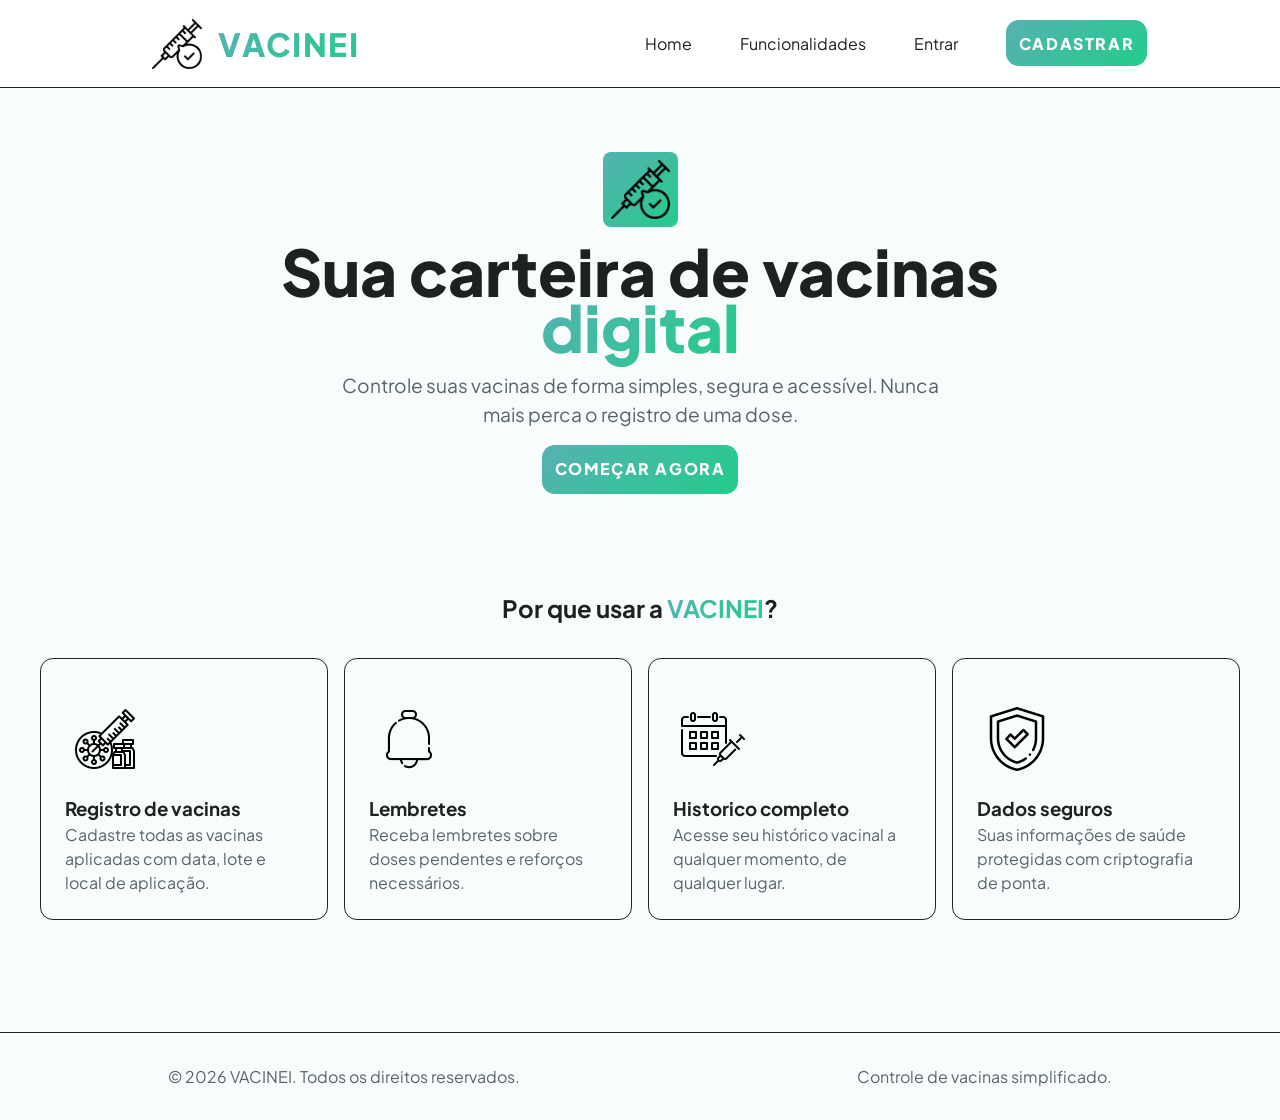
<file: index.html>
<!doctype html>
<html lang="pt-br">
  <head>
    <!--Meta-->
    <meta charset="UTF-8" />
    <meta name="viewport" content="width=device-width, initial-scale=1.0" />
    <meta name="description" content="Vacinei: A forma mais segura e fácil de gerenciar sua carteira de vacinação digital. Receba alertas e mantenha seu histórico sempre à mão.">
    <meta property="og:type" content="website">
    <meta property="og:title" content="VACINEI - Sua Carteira de vacinas digital">
    <meta property="og:description" content="Controle suas vacinas de forma simples e segura.">
    <meta property="og:image" content="https://seusite.com/assets/images/og-image.jpg">
    <meta property="twitter:card" content="summary_large_image">
    <!--Links-->
    <link rel="icon" href="./assets/flaticon/favicon.ico" type="image/x-icon">
    <link rel="stylesheet" href="./css/reset.css">
    <link rel="stylesheet" href="./css/main.css">
    <link rel="stylesheet" href="./css/modules/header.css">
    <link rel="stylesheet" href="./css/modules/hero.css">
    <link rel="stylesheet" href="./css/modules/features.css">
    <link rel="stylesheet" href="./css/modules/footer.css">
    <link rel="preconnect" href="https://fonts.googleapis.com">
    <link rel="preconnect" href="https://fonts.gstatic.com" crossorigin>
    <link href="https://fonts.googleapis.com/css2?family=Plus+Jakarta+Sans:ital,wght@0,200..800;1,200..800&display=swap" rel="stylesheet">
    <!--Title-->
    <title>VACINEI | Sua Carteira de vacinas digital</title>
  </head>

  <body>
    <header id="navbar">
    
    </header>

    <main>
        <section id="hero">
            <img class="hero__logo-image" src="./assets/images/vacinei-logo.png" alt="logo vacinei">
            <h1 class="hero__title">
                Sua carteira de vacinas <span class="highlight">digital</span>
            </h1>
            <p class="hero__description">
                Controle suas vacinas de forma simples, segura e acessível. Nunca mais
                perca o registro de uma dose.
            </p>
            <a href="./pages/cadastro.html" class="bttn">Começar agora</a>
        </section>

        <section id="features">
        <h2 class="features__title">
            Por que usar a <span class="highlight">VACINEI</span>?
        </h2>
        <div class="features__cards-container">
            <article class="card">
                <img class="card__card-image" src="./assets/images/vacina-virus.png" alt="vacina e virus">
                <h3 class="features__feature">Registro de vacinas</h3>
                <p class="features__feature-description">
                    Cadastre todas as vacinas aplicadas com data, lote e local de
                    aplicação.
                </p>
            </article>
            <article class="card">
                <img class="card__card-image"  src="./assets/images/notificacao.png" alt="sino de notificacao">
                <h3 class="features__feature">Lembretes</h3>
                <p class="features__feature-description">
                    Receba lembretes sobre doses pendentes e reforços necessários.
                </p>
            </article>
            <article class="card">
                <img class="card__card-image"  src="./assets/images/calendario.png" alt="calendario de vacinas">
                <h3 class="features__feature">Historico completo</h3>
                <p class="features__feature-description">Acesse seu histórico vacinal a qualquer momento, de qualquer lugar.</p>
            </article>
            <article class="card">
                <img  class="card__card-image"  src="./assets/images/escudo.png" alt="escudo">
                <h3 class="features__feature">Dados seguros</h3>
                <p class="features__feature-description">
                Suas informações de saúde protegidas com criptografia de ponta.
                </p>
            </article>
        </div>
        </section>
    </main>

    <footer id="footer">
      <p class="footer__credits">
        © 2026 VACINEI. Todos os direitos reservados.
      </p>
      <p class="footer__text">Controle de vacinas simplificado.</p>
    </footer>

    <script src="./js/utils.js"></script>
    <script src="./js/auth.js"></script>
    <script src="../js/header.js" defer></script>
  </body>
</html>
</file>
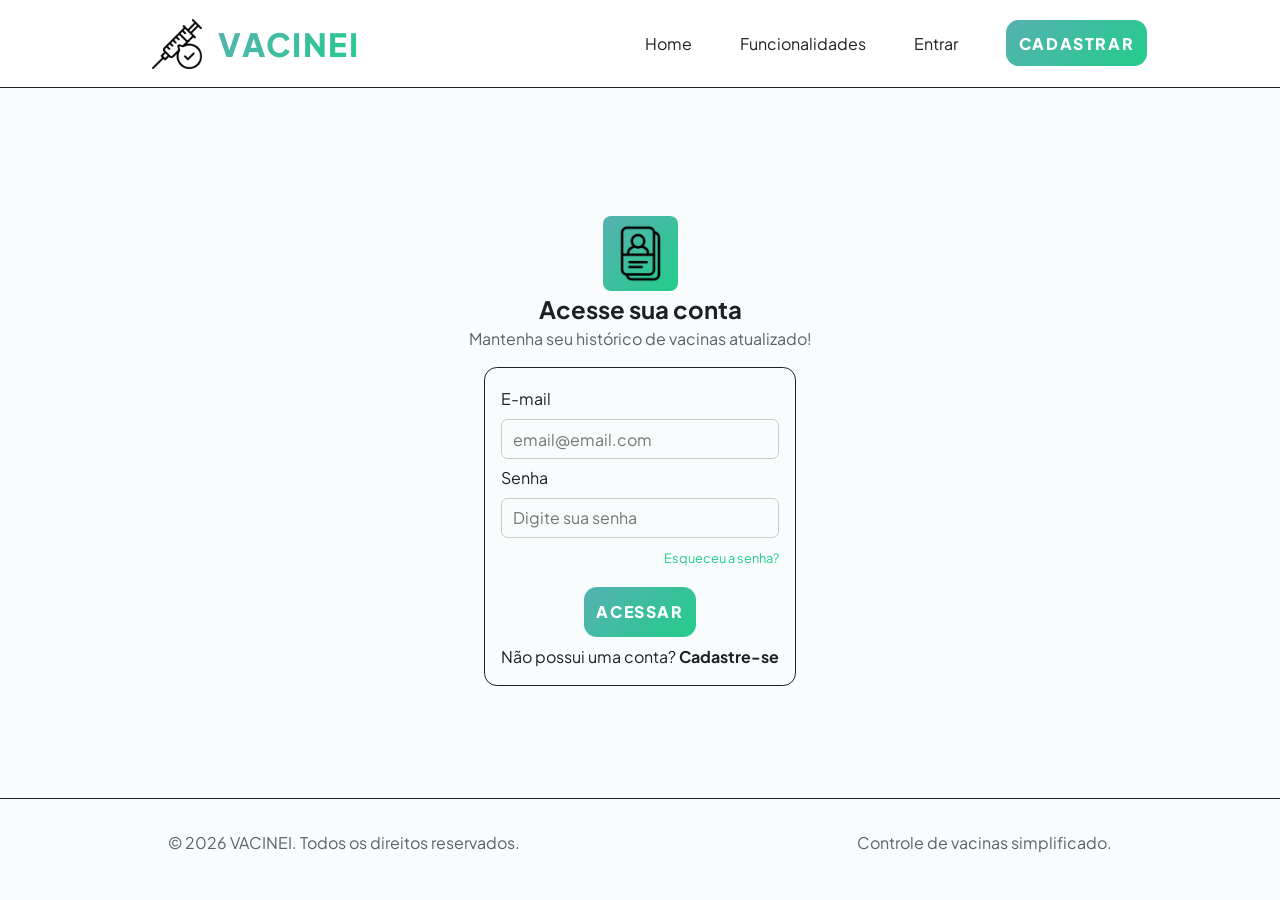
<file: pages/dashboard.html>
<!DOCTYPE html>
<html lang="pt-br">
  <head>
    <!--Meta-->
    <meta charset="UTF-8" />
    <meta name="viewport" content="width=device-width, initial-scale=1.0" />
    <meta name="description" content="Vacinei: A forma mais segura e fácil de gerenciar sua carteira de vacinação digital. Receba alertas e mantenha seu histórico sempre à mão.">
    <meta property="og:type" content="website">
    <meta property="og:title" content="VACINEI - Sua Carteira de Vacinas Digital">
    <meta property="og:description" content="Controle suas vacinas de forma simples e segura.">
    <meta property="og:image" content="https://seusite.com/assets/images/og-image.jpg">
    <meta property="twitter:card" content="summary_large_image">
    <!--Links-->
    <link rel="icon" href="../assets/flaticon/favicon.ico" type="image/x-icon">
    <link rel="stylesheet" href="../css/reset.css">
    <link rel="stylesheet" href="../css/main.css">
    <link rel="stylesheet" href="../css/modules/header.css">
    <link rel="stylesheet" href="../css/modules/hero.css">
    <link rel="stylesheet" href="../css/modules/features.css">
    <link rel="stylesheet" href="../css/modules/footer.css">
    <link rel="stylesheet" href="../css/modules/cadastro.css">
    <link rel="stylesheet" href="../css/modules/login.css">
    <link rel="stylesheet" href="../css/modules/dashboard.css">
    <link rel="preconnect" href="https://fonts.googleapis.com">
    <link rel="preconnect" href="https://fonts.gstatic.com" crossorigin>
    <link href="https://fonts.googleapis.com/css2?family=Plus+Jakarta+Sans:ital,wght@0,200..800;1,200..800&display=swap" rel="stylesheet">
    <!--Title-->
    <title>VACINEI | Sua Carteira de vacinas Digital</title>
  </head>
<body>
      <header id="navbar">
            <div class="navbar__logo-container">
                <img src="../assets/images/vacinei-logo.png" alt="logo vacinei" class="navbar__logo-image">
                <p class="navbar__logo-text">Vacinei</p>
            </div>
             <div class="mobile-menu">
                <button id="menu-toggle-button" aria-expanded="false"><img id="menu-toggle-button-image"class="mobile-menu__img" src="../assets/images/cardapio.png" alt="ícone de 3 traços para menu"></button>
            </div>
            <nav id="navbar__links-container" class="navbar__links-container">
                <ul class="navbar-links">
                    <li><a href="../index.html">Home</a></li>
                    <li><a href="../index.html#features">Funcionalidades</a></li>
                    <li><button id="dropdown-button" aria-expanded="false"><img class="section-image" src="../assets/images/pessoas.png" alt="Ícone de usuário"></button>
                        <ul  class="dropdown-menu">
                            <li><a href="./dashboard.html">Dashboard</a></li>
                            <li><a href="./configuracoes.html">Configurações</a></li>
                            <li><a id="logout-button-link">Logout</a></li>
                        </ul>
                    </li>
                </ul>
            </nav>
        </header>
    <main>
        <section id="profile-menu">
            <div class="profile-inf">
                <img id="profile-picture-dashboard" class="profile-inf__picture profile-pic" src="../assets/images/pessoas.png" alt="icone de uma pessoa sem foto">
                <p class="profile-inf__name"></p>
            </div>
            
            <div class="vaccines-menu">
                <div class="vaccines-menu__inf">
                    <p class="vaccines-menu__inf__name">Total de vacinas</p>
                    <p id="total-vaccines-stats" class="vaccines-menu__inf__number">0</p>
                </div>
                <div class="vaccines-menu__inf">
                    <p class="vaccines-menu__inf__name">Aplicadas</p>
                    <p id="applied-vaccines-stats" class="vaccines-menu__inf__number">0</p>
                </div>
                <div class="vaccines-menu__inf">
                    <p class="vaccines-menu__inf__name">Pendentes</p>
                    <p id="pending-vaccines-stats" class="vaccines-menu__inf__number">0</p>
                </div>
            </div>
            <div class="profile-config">
                <a href="./configuracoes.html">Configurações</a>
                <a id="logout-button-link">Logout</a>
            </div>
        </section>
    
        <section class="search-filter-add">
        <div class="search-filter__container">
                <form class="search-filter__form" action="">
                    <label for="vaccine-search" class="onlyreader">Buscar vacinas</label>
                    <input class="search-filter__input" type="text" name="vaccine-search" id="vaccine-search" placeholder="Buscar vacina">
                </form>
                <div class="search-filter__container__filters">
                    <button onclick="filterByStatus('all')" class="search-filter__filter__all search-button">Todas</button>
                    <button onclick="filterByStatus('Aplicada')" class="search-filter__filter__apllied search-button">Aplicadas</button>
                    <button onclick="filterByStatus('Pendente')" class="search-filter__filter__pending search-button">Pendentes</button>
                </div>
        </div>
            <div class="search-filter__add">
                    <a href="../pages/formulario-vacina.html" onclick="goToAddVaccine()" class="search-filter__add__button bttn">Adicionar</a>
            </div>
            
        </section>

        <section id="vaccines-container" class="vaccines-empty">
            <article id="empty-slot" class="sections">
                <h2>Sem vacinas cadastradas ainda</h2>
            </article>
                      
        </section>
</main>
  <footer id="footer">
      <p class="footer__credits">
        © 2026 VACINEI. Todos os direitos reservados.
      </p>
      <p class="footer__text">Controle de vacinas simplificado.</p>
    </footer>

    <script src="../js/utils.js"></script>
    <script src="../js/auth.js"></script>
    <script src="../js/dashboard.js"></script>
    <script src="../js/vacines.js"></script>
    <script src="../js/header.js" defer></script>
   
</body>
</html>
</file>
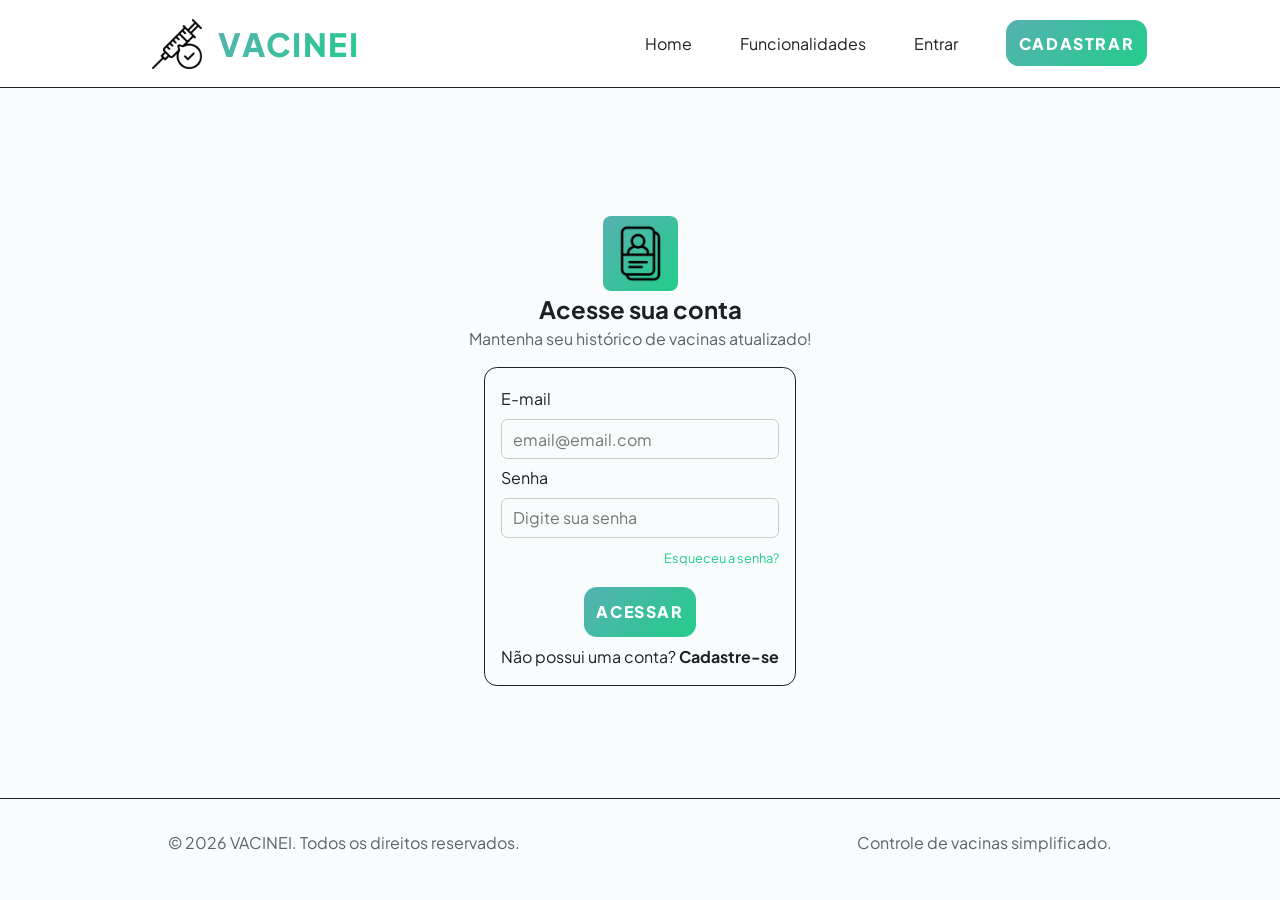
<file: pages/formulario-vacina.html>
<!doctype html>
<html lang="pt-br">
  <head>
    <!--Meta-->
    <meta charset="UTF-8" />
    <meta name="viewport" content="width=device-width, initial-scale=1.0" />
    <meta name="description" content="Vacinei: A forma mais segura e fácil de gerenciar sua carteira de vacinação digital. Receba alertas e mantenha seu histórico sempre à mão.">
    <meta property="og:type" content="website">
    <meta property="og:title" content="VACINEI - Sua Carteira de vacinas digital">
    <meta property="og:description" content="Controle suas vacinas de forma simples e segura.">
    <meta property="og:image" content="https://seusite.com/assets/images/og-image.jpg">
    <meta property="twitter:card" content="summary_large_image">
    <!--Links-->
      <link rel="icon" href="../assets/flaticon/favicon.ico" type="image/x-icon">
    <link rel="stylesheet" href="../css/reset.css">
    <link rel="stylesheet" href="../css/main.css">
    <link rel="stylesheet" href="../css/modules/header.css">
    <link rel="stylesheet" href="../css/modules/hero.css">
    <link rel="stylesheet" href="../css/modules/features.css">
    <link rel="stylesheet" href="../css/modules/footer.css">
    <link rel="stylesheet" href="../css/modules/cadastro.css">
    <link rel="stylesheet" href="../css/modules/login.css">
    <link rel="stylesheet" href="../css/modules/dashboard.css">
    <link rel="stylesheet" href="../css/modules/configuracoes.css">
    <link rel="stylesheet" href="../css/modules/formulario-vacina.css">
    <link rel="preconnect" href="https://fonts.googleapis.com">
    <link rel="preconnect" href="https://fonts.gstatic.com" crossorigin>
    <link href="https://fonts.googleapis.com/css2?family=Plus+Jakarta+Sans:ital,wght@0,200..800;1,200..800&display=swap" rel="stylesheet">
    <!--Title-->
    <title>VACINEI | Sua Carteira de vacinas digital</title>
  </head>

  <body>
     <header id="navbar">
            <div class="navbar__logo-container">
                <img src="../assets/images/vacinei-logo.png" alt="logo vacinei" class="navbar__logo-image">
                <p class="navbar__logo-text">Vacinei</p>
            </div>
            <div class="mobile-menu">
            <input type="checkbox">
            <img class="mobile-menu__img" src="../assets/images/cardapio.png">
        </div>
            <nav class="navbar__links-container">
                <ul>
                    <li><a href="../index.html">Home</a></li>
                    <li><a href="#features">Funcionalidades</a></li>
                    <li><a href="../index.html" class="bttn delete">LOGOUT</a></li>
                </ul>
            </nav>
        </header>

        <main id="config" class="add-edit-vaccine">
            <div class="config-title">
                <a href="./dashboard.html"><img class="conif-title__img" src="../assets/images/seta-esquerda.png" alt="icone de seta"></a>
                <h2>Dados da Vacina</h2>
            </div>

                <form id="form-Vaccines" class="auth-form">
                <div class="input-group">
                    <label for="vaccine-name">Nome</label>
                    <input type="text" id="vaccine-name" required>
                </div>
                
               <div class="input-row">
                    <div class="input-group">
                        <label for="vacina-data">Data da Aplicação</label>
                        <input type="date" id="vacina-data" required>
                    </div>
                    <div class="input-group">
                        <label for="vacina-dose">Dose</label>
                        <select id="vacina-dose" class="custom-select" required>
                            <option value="Dose Única">Dose Única</option>
                            <option value="1ª Dose">1ª Dose</option>
                            <option value="2ª Dose">2ª Dose</option>
                            <option value="3ª Dose">3ª Dose</option>
                            <option value="Reforço">Reforço</option>
                        </select>
                    </div>
                </div>
        
            
            <div class="input-group">
                <label for="vacina-lote">Lote</label>
                <input type="text" id="vacina-lote" placeholder="Ex: Lote 12345">
            </div>
        </section>
            <div class="bttn__container">
                <a href="./dashboard.html" id="btnDescartar" class="delete-vaccine bttn delete">Descartar</a>
                <button id="salve-button" class="save-vaccine bttn">Salvar</button>
            </div>
        </form>
        </main>


    <footer id="footer">
      <p class="footer__credits">
        © 2026 VACINEI. Todos os direitos reservados.
      </p>
      <p class="footer__text">Controle de vacinas simplificado.</p>
    </footer>

    <script src="../js/utils.js"></script>
    <script src="../js/auth.js"></script>
    <script src="../js/dashboard.js"></script>
    <script src="../js/vacines.js"></script>
  </body>
</html>
</file>
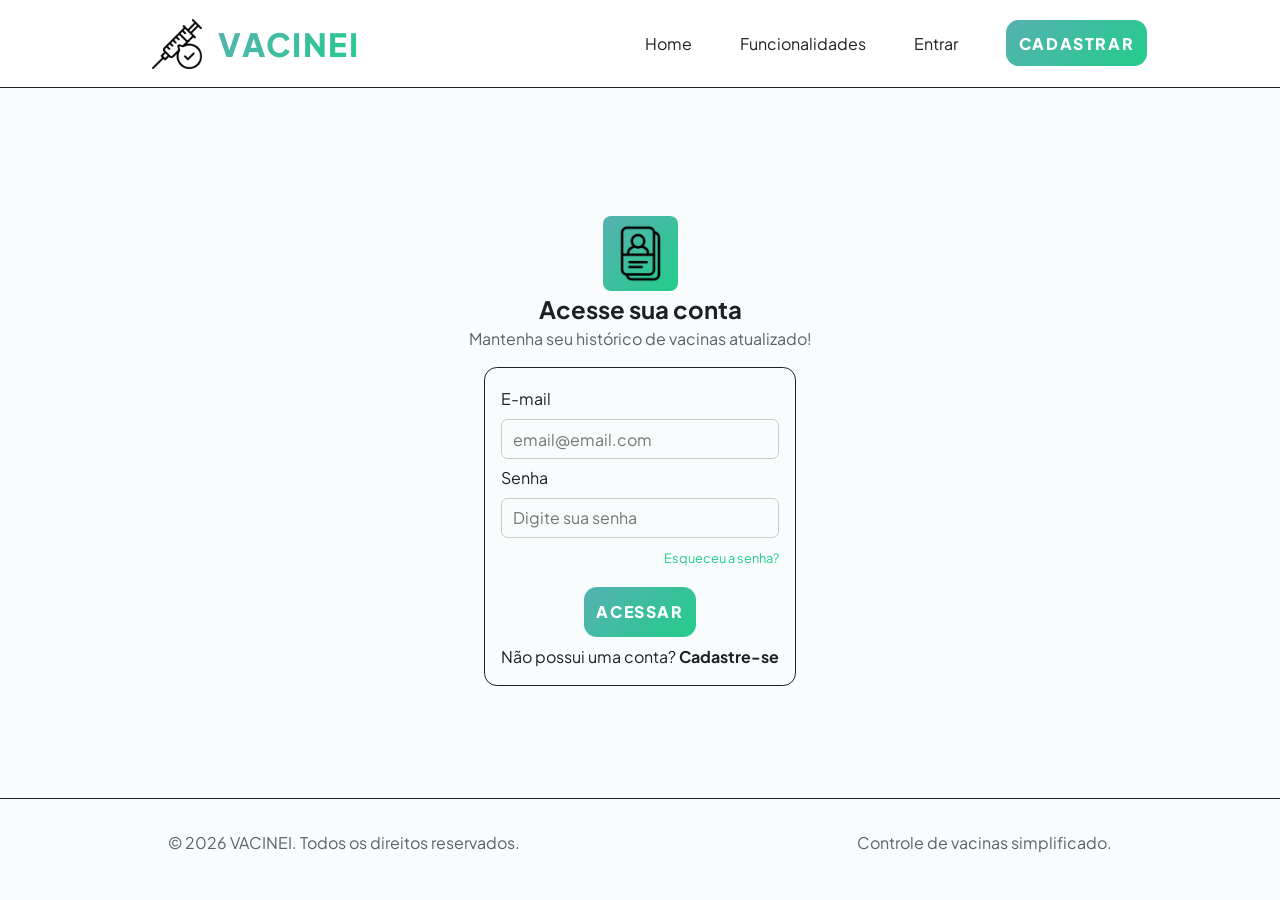
<file: pages/login.html>
<!doctype html>
<html lang="pt-br">
  <head>
    <!--Meta-->
    <meta charset="UTF-8" />
    <meta name="viewport" content="width=device-width, initial-scale=1.0" />
    <meta name="description" content="Vacinei: A forma mais segura e fácil de gerenciar sua carteira de vacinação digital. Receba alertas e mantenha seu histórico sempre à mão.">
    <meta property="og:type" content="website">
    <meta property="og:title" content="VACINEI - Sua Carteira de Vacinas Digital">
    <meta property="og:description" content="Controle suas vacinas de forma simples e segura.">
    <meta property="og:image" content="https://seusite.com/assets/images/og-image.jpg">
    <meta property="twitter:card" content="summary_large_image">
    <!--Links-->
    <link rel="icon" href="../assets/flaticon/favicon.ico" type="image/x-icon">
    <link rel="stylesheet" href="../css/reset.css">
    <link rel="stylesheet" href="../css/main.css">
    <link rel="stylesheet" href="../css/modules/header.css">
    <link rel="stylesheet" href="../css/modules/footer.css">
    <link rel="stylesheet" href="../css/modules/cadastro.css">
    <link rel="stylesheet" href="../css/modules/login.css">
    <link rel="preconnect" href="https://fonts.googleapis.com">
    <link rel="preconnect" href="https://fonts.gstatic.com" crossorigin>
    <link href="https://fonts.googleapis.com/css2?family=Plus+Jakarta+Sans:ital,wght@0,200..800;1,200..800&display=swap" rel="stylesheet">
    <!--Title-->
    <title>VACINEI | Sua Carteira de vacinas Digital</title>
  </head>

  <body>
     <header id="navbar">
        <div class="navbar__logo-container">
            <img src="../assets/images/vacinei-logo.png" alt="logo vacinei" class="navbar__logo-image">
            <p class="navbar__logo-text">Vacinei</p>
        </div>
        <div class="mobile-menu">
            <input type="checkbox">
            <img class="mobile-menu__img" src="../assets/images/cardapio.png">
        </div>
        <nav class="navbar__links-container">
            <ul id="navbar__links-container">
                <li><a href="../index.html">Home</a></li>
                <li><a href="../index.html#features">Funcionalidades</a></li>
                <li><a href="login.html" class="nav-link-login">Entrar</a></li>
                <li><a href="cadastro.html" class="bttn">Cadastrar</a></li>
            </ul>
        </nav>
    </header>

    <main id="login" class="auth-wrapper">
        <img class="create-account__image"src="../assets/images/persona.png" alt="icone de login">
        <h2 class="create-account__title">Acesse sua conta</h2>
        <p class="create-account__description">Mantenha seu histórico de vacinas atualizado!</p>
        <form  id="login-form" class="auth-form">
            <div class="input-group"> 
                <label for="email">E-mail</label>
                <input type="email" id="email" name="email" placeholder="email@email.com" required>
            </div>
            <div class="input-group">    
                <label for="password">Senha</label>
                <input type="password" id="password" name="password" placeholder="Digite sua senha" minlength="8" required>
                <a href="#" class="forgot-password">Esqueceu a senha?</a>
            </div>
            <button type="submit" class="bttn">Acessar</button>

            <div class="auth_footer">
                <p>Não possui uma conta? <a href="./cadastro.html">Cadastre-se</a></p>

            </div>
        </form>
    </main>
      <footer id="footer">
      <p class="footer__credits">
        © 2026 VACINEI. Todos os direitos reservados.
      </p>
      <p class="footer__text">Controle de vacinas simplificado.</p>
    </footer>

    <script src="../js/utils.js"></script>
    <script src="../js/auth.js"></script>
  </body>
</html>
</file>
<file: css/main.css>
:root {
  /* --- PALETA PRINCIPAL (Extraída da imagem) --- */
  --primary-color: #23cc8b;       /* O tom principal do seu print */
  --primary-light: #56b1b1;       /* Versão mais clara para o degradê */
  
  /* --- DEGRADÊ --- */
  /* Linear gradient suave seguindo a inclinação da imagem */
  --brand-gradient: linear-gradient(135deg, var(--primary-light) 0%, var(--primary-color) 100%);

  /* --- CORES NEUTRAS (Conforto Visual) --- */
  /* Um "Preto" levemente azulado para não agredir a vista */
  --text-main: #1d2121;           
  /* Um "Cinza" equilibrado para textos secundários e descrições */
  --text-muted: #576566;          
  /* Um "Branco" levemente acinzentado (Off-white) para o fundo */
  --bg-body: #f8fcfc;             
  /* Branco puro apenas para elementos que precisam saltar aos olhos (cards) */
  --white: #ffffff;               

  /* Botão Editar - Amarelo */
--yellow-primary: #ffe082;
--yellow-secondary: #fbc02d;
--edit-gradient: linear-gradient(
  135deg,
  #ffe082 0%,   /* amarelo claro */
  #fbc02d 100%  /* amarelo mais forte */
);

/* Botão Excluir - Vermelho */

--red-primary:#ef5350;
--red-secondary: #c62828;
--delete-gradient: linear-gradient(
  135deg,
  #ef5350 0%,   /* vermelho claro */
  #c62828 100%  /* vermelho mais intenso */
);

  /* --- OUTRAS VARIÁVEIS ÚTEIS --- */
  --border-color: #1d2121;

  --border-radius: 0.8rem;
}

html,
body{
    height: 100%;
    margin: 0;
}

body{
    font-family: "Plus Jakarta Sans", sans-serif;
    background-color: var(--bg-body);
    color: var(--text-main);
    min-height: 100vh;
}

main{
    flex: 1 0 auto;
}


/* Botões */
.bttn{
    background: var(--brand-gradient);
    padding: .8rem;
    border-radius: var(--border-radius);
    text-transform: uppercase;
    font-weight: 900;
    color: var(--white);
    letter-spacing: .1rem;
    transition: transform 0.6s ease;
}

.bttn.delete{
    background: var(--delete-gradient);
}

.bttn:hover{
   filter: brightness(1.1);
    transform: translateY(-2px);
    box-shadow: 0 4px 15px rgba(35, 204, 139, 0.3);
}

/* Links */
a:not(.bttn):hover{
    color: var(--primary-color);
}

a{
    cursor: pointer;
}

/* Inputs */
.input-group{
    width: 100%;
    display: flex;
    flex-direction: column;
    margin: .2rem 0;
    gap: .5rem;
    position: relative;
}

.input-group p:first-child{
    font-weight: 700;
}

.auth-form input:focus {
    outline: none;
    border-color: var(--primary-color);
    box-shadow: 0 0 0 3px rgba(35, 204, 139, 0.1);
}

.input-helper{
    display: block;
    font-size: 0.7rem;
    color: var(--text-muted);
    line-height: 1.1;
    margin-top: 0.15rem;
    padding-left: 0.5rem;
    border-left: 2px solid var(--primary-color);
}

.helper-invalid{
    color: var(--red-primary);
    border-left: 2px solid var(--red-secondary);
}

.helper-valid{
    color: var(--primary-color);
    
}


input[type="file"]{
    padding: 0 !important;
}

input[type="checkbox"]{
    display: none;
}

input:checked + .slider {
  background: var(--brand-gradient);
}

input:checked + .slider:before {
  transform: translateX(24px);
}

.auth-form{
    border: 1px solid var(--text-main);
    border-radius: var(--border-radius);
    padding: 1rem;
    max-width: 450px;
    display: flex;
    flex-direction: column;
    justify-content: center;
    align-items: center;
}

.input-row{
    display: grid;
    grid-template-columns: 1fr 1fr;
    gap: 1.5rem; 
    width: 100%;
    align-items: center;
}


.auth-form input {
    padding: 0.7rem;
    border: 1px solid #ccc; 
    border-radius: 0.4rem;
    font-family: inherit; 
    width: 100%;
    height: 2.5rem;
}


/* Outro */
.highlight{
    background: var(--brand-gradient);
    -webkit-background-clip: text;
    -webkit-text-fill-color: transparent;
}

.auth-wrapper{
    display: flex;
    flex-direction: column;
    align-items: center;
    justify-content: center;
}

.onlyreader{
    display: none;
}

/* Badges */
.aplicada{
    border: 1px solid var(--primary-light);
    color: var(--primary-color);
}

.pendente{
    border: 1px solid var(--yellow-primary);
    color: var(--yellow-secondary);
}


/* Sliders/Toggles */
.slider{
    position: absolute;
    cursor: pointer;
    top: 0; left: 0; right: 0; bottom: 0;
    background-color: #ccc;
    transition: .4s;
    border-radius: 34px;
}

.slider:before {
  position: absolute;
  content: "";
  height: 18px;
  width: 18px;
  left: 4px;
  bottom: 4px;
  background-color: white;
  transition: .4s;
  border-radius: 50%;
  box-shadow: 0 2px 4px rgba(0,0,0,0.2);
}

/* Section Components */
.section-title{
    display: flex;
    gap: 1rem;
    border-bottom: 1px solid var(--text-muted);
    margin-bottom: 1rem;
}

.section-text-title{
    font-size: 1.2rem;
}

.section-text-desc{
    font-size: .9rem;
    color: var(--text-muted);
}

.section-text{
    margin-bottom: 1rem;
}

.section-image{
    width: 3.125rem;
    height: auto;
    object-fit: contain;
}

.mobile-menu{
    display: none;
}

.sections{
    border: 1px solid var(--text-main);
    border-radius: var(--border-radius);
    padding: 2rem;
    display: flex;
    flex-direction: column;
    justify-content: center;
    margin-bottom: 1rem;
    width: 850px;
    max-width: 850px;
}
</file>
<file: css/modules/header.css>
#navbar{
    width: 100%;
    height: 5.5rem;
    border-bottom: 1px solid var(--text-main);
    position: sticky;
    display: flex;
    top: 0;
    left: 0;
    z-index: 99999;
    background-color: var(--white);
    box-shadow: var(--shadow-sm);
    margin-bottom: 3rem;
    flex-shrink: 0;

}

.navbar__logo-container{
    display: flex;
    justify-content: center;
    align-items: center;
    gap: 1rem;
    width: 40%;
}

.navbar__logo-image{
    width: 3.125rem;
}

.navbar__logo-text{
    background: var(--brand-gradient);
    -webkit-background-clip: text;
    -webkit-text-fill-color: transparent;
    font-weight: 900;
    text-transform: uppercase;
    letter-spacing: 0.1rem;
    font-size: 2rem;
}

.navbar__links-container{
    width: 60%;
    display: flex;
    justify-content: center;
    align-items: center;
}
#navbar__links-container{
    display: flex;
    gap: 3rem
    
}

.navbar-links{
    display: flex;
    gap: 3rem;
    align-items: center;
}

.section-image{
    width: 3.5rem;
    height: auto;
    border-radius: 50%;
}
.dropdown-menu{
    display: none;
    flex-direction: column;
    position: absolute;
    top: 5.5rem; 
    right: 8%;
    width: 30%;
    backdrop-filter: blur(20px);
    border-style: solid;
    border-color: var(--text-main);
    border-width: 0 1px 1px 1px;
    padding: 2rem;
    gap: 2rem;
    text-align: center;
    box-shadow: 10px 10px 15px rgba(0,0,0,0.1);
    justify-content: flex-end;
}

.dropdown-menu.is-open{
    display: flex;
}

/* MEDIA QUERIES (RESPONSIVIDADE) */
@media (max-width: 768px){
    .navbar__logo-image{
        display: none;
    }

    .navbar__logo-container{
        width: 30%;
    }
    
    .navbar__links-container{
        width: auto;
    }
}

@media (max-width: 576px){

    #navbar{
        justify-content: space-between;
        align-items: center;
        padding: 0 1.5rem;
    }

    .navbar__logo-container{
        width: auto !important;
    }

    .mobile-menu{
        display: flex;
        align-items: center;
        justify-content: center;
        margin-left: auto;
    }

    .mobile-menu__img{
        width: 2rem;
        height: auto;
    }

    #menu-toggle-button{
        transition: transform 0.3s ease;
    }

    .navbar__links-container{
        display: none;
    }

    .navbar__links-container.is-open{
        display: flex;
        position: absolute;
        top: 5.5rem;
        right: 0;
        width: 100%;
    }

    .navbar__links-container.is-open .navbar-links{
        display: flex;
        flex-direction: column;
        width: 100%;
        padding: 2rem;
        gap: 2rem;
        text-align: center;
        backdrop-filter: blur(20px);
        border-bottom: 1px solid var(--text-main);
        box-shadow: 0 10px 15px rgba(0,0,0,0.1);
    }

    #menu-toggle-button.is-open{
        transform: rotate(90deg);
    }
}
</file>
<file: css/modules/hero.css>
#hero{
    display: flex;
    flex-direction: column;
    justify-content: center;
    align-items: center;
    gap: 1rem;
    padding: 1rem;
}

.hero__logo-image{
    width: 4.688rem;
    background:var(--brand-gradient);
    padding: .5rem;
    border-radius: .5rem;
}

.hero__title{
    max-width: 800px;
    font-size: 4rem;
    font-weight: 900;
    line-height: 3.5rem;
    text-align: center;
}

.hero__description{
    color: var(--text-muted);
    max-width: 600px;
    text-align: center;
    font-size: 1.2rem;
}
</file>
<file: css/modules/features.css>
#features{
    padding: 5rem 2rem;
    text-align: center;

}

#features .features__cards-container{
    display: grid;
    grid-template-columns: repeat(auto-fit, minmax(270px, 1fr));
    gap: 1rem;
    width: 100%;
    max-width: 1200px; 
    margin: 2rem auto 0 auto; 
    text-align: left;
}

.card{
    border: 1px solid var(--border-color);
    border-radius: var(--border-radius);
    padding: 1.5rem; 
    transition: all  0.3s ease;
}

.card:hover{
    transform: translateY(-8px);
    border-color: var(--primary-color);
    box-shadow: 0 10px 20px rgba(42, 157, 157, 0.1);
}


.card .card__card-image{
    width: 5rem;
    padding: 0.5rem;
    margin: 1rem 0rem;
    transition: transform 0.3s ease; 
    background-color: transparent;
    text-align: center;
}

.card:hover .card__card-image{
    transform: scale(1.1);
    background: var(--brand-gradient);
    border-radius: var(--border-radius);
}

.card .features__feature-description{
    color: var(--text-muted);
}

/* MEDIA QUERIES */
@media (max-width: 1024px){
    .features__cards-container{
        grid-template-columns: repeat(2, 1fr) !important;
    }
}

@media (max-width: 530px){
    .features__cards-container{
        display: flex !important;
        flex-direction: column !important;
    }

    .card{
        display: flex;
        flex-direction: column;
        align-items: center;
        justify-content: center;
        text-align: center;
    }
}
</file>
<file: css/modules/footer.css>
#footer{
    height: 5.5rem;
    max-height: 5.5rem !important;
    border-top: 1px solid var(--border-color);
    display: flex;
    justify-content: space-around;
    align-items: center;
    color: var(--text-muted);
    margin-top: 2rem;
    flex-shrink: 0;
}

/* MEDIA QUERIES */
@media (max-width: 576px){

    #footer{
        padding: 1rem;
        text-align: center;
    }
}
</file>
<file: css/modules/cadastro.css>
.create-account__image{
    width: 4.688rem;
    background:var(--brand-gradient);
    padding: .5rem;
    border-radius: .5rem;
}

.create-account__description{
    color: var(--text-muted);
    max-width: 600px;
    text-align: center;
    margin-bottom: 1rem;
}

#create-account button{
    margin-top: 0.5rem;
    width: 100%;
}

.auth_footer p{
    margin-top: .5rem;
    size: 0.6rem;
}

.auth_footer a{
    font-weight: 700;
}


@media (max-width: 1024px){
    main{
        height: 100vh;
    }

}
</file>
<file: css/modules/login.css>
#login{
    height: 70vh;
}
.forgot-password {
    display: block;
    font-size: 0.8rem;
    color: var(--primary-color);
    text-align: right;
    margin: 0.2rem 0 1rem 0;
    text-decoration: none; 
}

#login-section button{
    margin-top: 0.5rem;
    width: 100%;
}

.forgot-password:hover {
    text-decoration: underline;
}
</file>
<file: css/modules/dashboard.css>
main{
    height: auto;
    width: 100%;
    display: flex;
    flex-direction: column;
    justify-content:flex-start;
    align-items: center;
    
}



#profile-menu{
    max-width: 80%;
    width: 80%;
    border: 1px solid var(--text-main);
    border-radius: var(--border-radius);
    padding: 1.5rem;
    display: flex;
    justify-content: space-between;
    margin: 3rem 0;
}

.profile-inf{
    display: flex;
    flex-direction: column;
    align-items: center;
    justify-content: center;
}

.profile-pic{
    width: 5rem;
    height: 5rem;
    border-radius: 50%;
   
}
.profile-inf__name{
    font-size: 1.5rem;
    text-transform: capitalize;
}

.vaccines-menu{
    width: 60%;
    display: flex;
    gap: 2rem;
    justify-content: center;
    align-items: center;
    text-align: center;
    padding: 2rem;
}

.vaccines-menu__inf{
    width: 15rem;
    border: 1px solid var(--text-main);
    border-radius: var(--border-radius);
    padding: 1rem;
    transition: transform .3s ease;
}

.vaccines-menu__inf:nth-child(2){
    color: var(--primary-color);
    border: 1px solid var(--primary-light);
}

.vaccines-menu__inf:nth-child(2):hover{
    background: var(--brand-gradient);
    color: var(--text-main);
}

.vaccines-menu__inf:nth-child(3){
    color: var(--yellow-primary);
    border: 1px solid var(--yellow-secondary);
}

.vaccines-menu__inf:nth-child(3):hover{
    background: var(--edit-gradient);
    color: var(--text-main);
}

.vaccines-menu__inf:hover{
    cursor: pointer;
    transform: scale(1.1);
}


.profile-config{
    display: flex;
    flex-direction: column;
    justify-content: center;
    border-left: 1px solid var(--text-main);
    padding: 0 2rem;
}

.search-filter-add{
    max-width: 80%;
    width: 80%;
    display: flex;
    justify-content: space-between;
    align-items: center;
    padding: 0 1.5rem;
   margin-bottom: 2rem;
}

.search-filter__container{
    width: 50%;
    display: flex;
    align-items: center;

}

.search-filter__form{
    width: 100%;
    display: flex;
    align-items: center;
    justify-content: center;
}

.search-filter__input{
    padding: 0.7rem;
    border: 1px solid #ccc; 
    border-radius: 0.4rem;
    font-family: inherit; 
    width: 85%;
    height: 2.5rem;
}

input:focus {
    outline: none;
    border-color: var(--primary-color);
    box-shadow: 0 0 0 3px rgba(35, 204, 139, 0.1);
}

.search-filter__container__filters{
    display: flex;
    align-items: center;
    justify-content: center;
    gap: 2rem;
}


#empty-slot{
    color: var(--text-muted);
    text-align: center;
}

.vaccines__card-img-img{
    width: 50px;
}

.vaccines-empty{
    width: 80%;
    height: 30vh;
    display: flex;
    justify-content: center;
    align-items: center;
}

.vaccines-grid{
    width: 80%;
    min-height: 30vh;
    display: grid;
    grid-template-columns: repeat(3, 1fr);
    gap: 2rem;
}

.vaccines__card__container{
    height: 15vh;
    border: 1px solid var(--text-main);
    border-radius: var(--border-radius);
    padding: 1rem;
    display: flex;
    justify-content: space-between;
    align-items: center;
}

.vaccines__card{
    display: flex;
    gap: 1rem;
    align-items: center;
}

.vaccines_card-text__name{
    display: flex;
    height: 3.5rem;
    gap: 1rem;
    align-items: center;
}

.status-badge{
    font-size: .7rem;
    border-radius: var(--border-radius);
    padding: .2rem .8rem;
    font-weight: 900;
}

.vaccines__card-text__info{
    display: flex;
    gap: 1rem;
    font-size: .9rem;
    color: var(--text-muted);
}

.vaccine__buttons button{
    padding: 0.8rem;
}

.vaccine__buttons button img{
    width: 2rem;
}

.vaccine__buttons__edit:hover{
    border-radius: 50%;
    background: var(--edit-gradient)
}

.vaccine__buttons__delete:hover{
    border-radius: 50%;
    background: var(--delete-gradient)
}

.search-button:hover{
    color: var(--primary-color);
}

/* MEDIA QUERIES */

@media (max-width: 1024px){
    #vaccines-container{
        grid-template-columns: repeat(1, 1fr) !important;
    }
}

@media (max-width: 768px){
    #profile-menu{
        flex-direction: column;
    }

    .vaccines-menu{
        width: 100%;
        padding: 1rem 0;
    }

    .profile-config{
        flex-direction: row;
        border-top: 1px solid var(--text-main);
        border-left: none;
        gap: 2rem;
        padding-top: 1rem;
    }

    .search-filter-add,
    .search-filter__container{
        flex-direction: column;
        width: 100%;
        gap: 1rem;
    }

    .vaccine__buttons{
        display: flex;
        flex-direction: column;
        align-items: center;
        padding: 0.3rem;
    }
}

@media (max-width: 576px)  {
    .vaccines__card-text__info{
        font-size: 0.2rem;
    }
}
</file>
<file: css/modules/configuracoes.css>
#config{
    display: flex;
    flex-direction: column;
    align-items: center;
    height: auto;
}

.config-title{
    display: flex;   
    gap: 3rem;
    width: 100%;
    max-width: 800px;
    align-items: center;
    margin-bottom: 2rem;
}

.conif-title__img{
    width: 3.125rem;    
    text-align: center;
}

.conif-title__img:hover{
    background: var(--brand-gradient);
    border-radius: var(--border-radius);
}

#config form{
    width: 100%;
    max-width: 800px;
}

.notifications {
    gap: 2rem;
}

.config-profile-picture{
    width: 3.125rem;
    margin-bottom: 0.5rem;
}

#config form input{
    padding: 0.7rem;
    border: 1px solid #ccc; 
    border-radius: 0.4rem;
    font-family: inherit; 
    width: 100%;
    height: 2.5rem;
}

#profile-pic{
    border: none !important;
}

#profile-pic-uploaded{
    border: none !important;
}
    #profile-pic-uploaded::file-selector-button {
    background: var(--brand-gradient);
    padding: .5rem;
    border: none;
    border-radius: var(--border-radius);
    text-transform: uppercase;
    font-weight: 900;
    color: var(--white);
    letter-spacing: .1rem;
    cursor: pointer;
}


#config form input:focus{
    outline: none;
    border-color: var(--primary-color);
    box-shadow: 0 0 0 0px rgba(35, 204, 139, 0.1);
}

.toggles__container{
    display: flex;
    justify-content: space-between;
}

.switch{
    position: relative;
    display: inline-block;
    width: 50px;
    height: 26px;
}

.notifications__controls__text__title,
.misc__controls__text__title{
    font-weight: 700;
}

.misc__controls__text__descriptions,
.notifications__controls__text__descriptions{
    font-weight: 300;
    color: var(--text-muted);
}

.input-group__container {
    display: flex;
    flex-direction: column;         
}


.config-buttons__container{
    position: fixed;
    bottom: 5.5rem;
    right: 2rem;
    width: auto !important; 
    display: inline-flex; 
    gap: 1rem;
    padding: 1rem;
    border-radius: var(--border-radius);
    z-index: 9999;
}

@media (max-width: 1024px){

    #config{
        padding: 2rem;
    }

    .config-buttons__container{
        position: relative;
        display: flex;
        justify-content: flex-end;
        padding: 1rem 0;
        right: 0;
    }
}

@media (max-width: 768px){

    .sections{
        width: 100%;
    }
   
    .config-buttons__container{
        position: static;
    }
}
</file>
<file: css/modules/formulario-vacina.css>
.add-edit-vaccine{
    height: 70vh !important;
}
</file>
